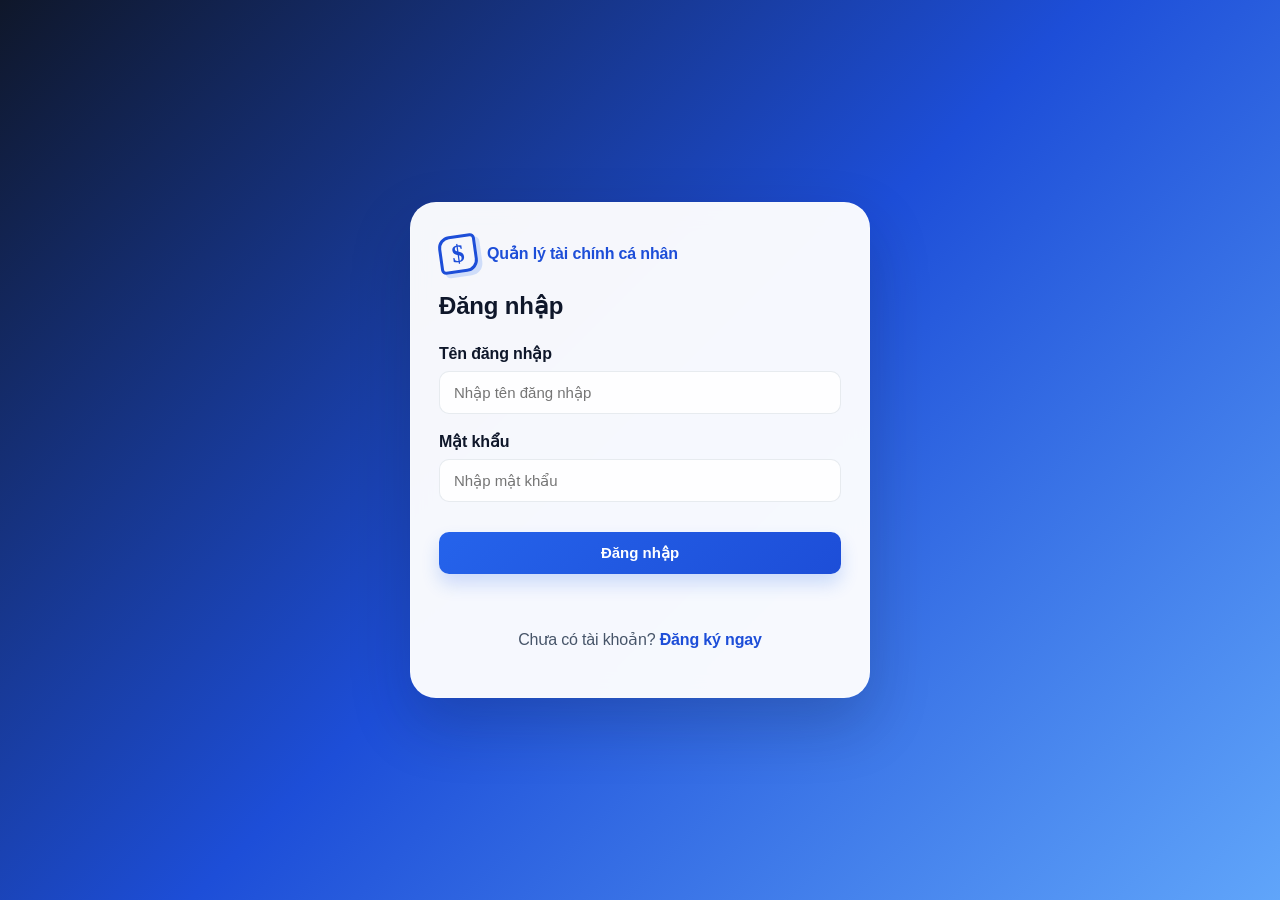
<file: templates/login.html>
<!DOCTYPE html>
<html lang="vi">
  <head>
    <meta charset="UTF-8" />
    <meta name="viewport" content="width=device-width, initial-scale=1.0" />
    <title>Đăng nhập | Quản lý tài chính cá nhân</title>
    <link rel="stylesheet" href="/static/styles.css" />
    <script defer src="/static/auth.js"></script>
  </head>
  <body class="auth-page" data-mode="login">
    <main class="auth-shell">
      <section class="auth-card">
        <p class="brand-line"><span class="logo-mark" aria-hidden="true">$</span><span>Quản lý tài chính cá nhân</span></p>
        <h1>Đăng nhập</h1>
        <form id="auth-form" class="auth-form">
          <label>
            Tên đăng nhập
            <input type="text" name="username" placeholder="Nhập tên đăng nhập" required />
          </label>
          <label>
            Mật khẩu
            <input type="password" name="password" placeholder="Nhập mật khẩu" required />
          </label>
          <button type="submit" class="primary auth-submit">Đăng nhập</button>
        </form>
        <p id="auth-status" class="status" aria-live="polite"></p>
        <p class="auth-link">
          Chưa có tài khoản?
          <a href="/register">Đăng ký ngay</a>
        </p>
      </section>
    </main>
  </body>
</html>
</file>
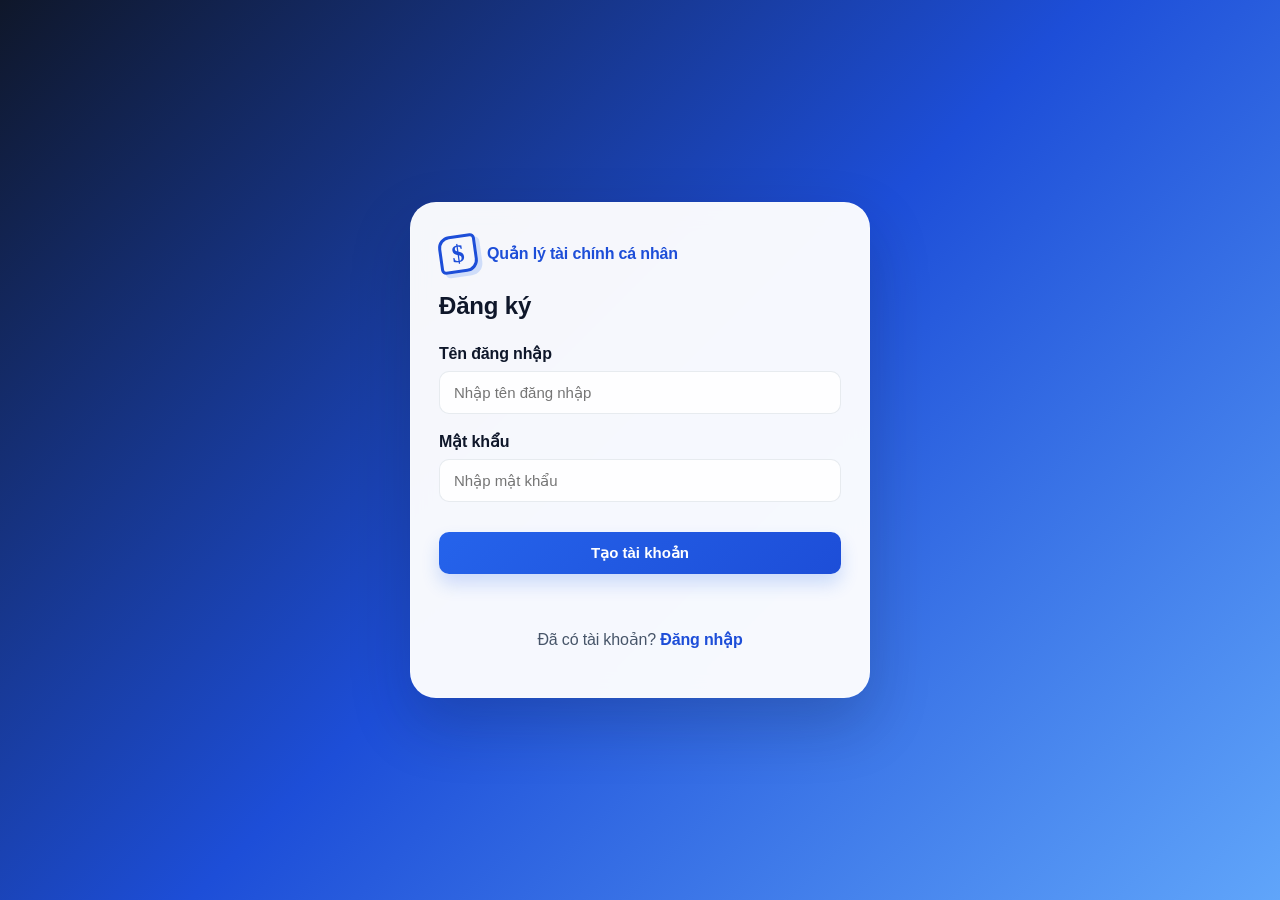
<file: templates/register.html>
<!DOCTYPE html>
<html lang="vi">
  <head>
    <meta charset="UTF-8" />
    <meta name="viewport" content="width=device-width, initial-scale=1.0" />
    <title>Đăng ký | Quản lý tài chính cá nhân</title>
    <link rel="stylesheet" href="/static/styles.css" />
    <script defer src="/static/auth.js"></script>
  </head>
  <body class="auth-page" data-mode="register">
    <main class="auth-shell">
      <section class="auth-card">
        <p class="brand-line"><span class="logo-mark" aria-hidden="true">$</span><span>Quản lý tài chính cá nhân</span></p>
        <h1>Đăng ký</h1>
        <form id="auth-form" class="auth-form">
          <label>
            Tên đăng nhập
            <input type="text" name="username" placeholder="Nhập tên đăng nhập" required />
          </label>
          <label>
            Mật khẩu
            <input type="password" name="password" placeholder="Nhập mật khẩu" required />
          </label>
          <button type="submit" class="primary auth-submit">Tạo tài khoản</button>
        </form>
        <p id="auth-status" class="status" aria-live="polite"></p>
        <p class="auth-link">
          Đã có tài khoản?
          <a href="/login">Đăng nhập</a>
        </p>
      </section>
    </main>
  </body>
</html>
</file>
<file: static/styles.css>
:root {
  --bg: #f3f7ff;
  --panel: rgba(255, 255, 255, 0.9);
  --panel-strong: #ffffff;
  --primary: #2563eb;
  --primary-dark: #1d4ed8;
  --primary-soft: #dbeafe;
  --success: #10b981;
  --warning: #f59e0b;
  --danger: #ef4444;
  --text: #0f172a;
  --muted: #475569;
  --border: rgba(148, 163, 184, 0.22);
  --shadow: 0 18px 48px rgba(15, 23, 42, 0.12);
  --shadow-soft: 0 8px 22px rgba(15, 23, 42, 0.06);
  --sidebar: #102a43;
  --sidebar-text: #dbeafe;
  --radius-lg: 22px;
  --radius-md: 14px;
  --radius-sm: 10px;
  --ease: cubic-bezier(0.4, 0, 0.2, 1);
}

body.theme-blue { --primary: #2563eb; --primary-dark: #1d4ed8; --primary-soft: #dbeafe; }
body.theme-violet { --primary: #7c3aed; --primary-dark: #6d28d9; --primary-soft: #ede9fe; --sidebar: #2e1065; }
body.theme-orange { --primary: #ea580c; --primary-dark: #c2410c; --primary-soft: #ffedd5; --sidebar: #431407; }
body.theme-green { --primary: #059669; --primary-dark: #047857; --primary-soft: #d1fae5; --sidebar: #064e3b; }
body.theme-high-contrast { --primary: #000000; --primary-dark: #000000; --text: #000000; --muted: #1f2937; --border: #000000; --panel: #ffffff; }

* {
  box-sizing: border-box;
}

html {
  scroll-behavior: smooth;
}

body {
  margin: 0;
  font-family: 'Inter', 'Segoe UI', Tahoma, Geneva, Verdana, sans-serif;
  -webkit-font-smoothing: antialiased;
  text-rendering: optimizeLegibility;
  background: radial-gradient(circle at top, #edf5ff 0%, #eef2ff 26%, #f8fafc 100%);
  color: var(--text);
  letter-spacing: -0.01em;
}

::selection {
  background: var(--primary-soft);
  color: var(--primary-dark);
}

a:focus-visible,
button:focus-visible,
input:focus-visible,
select:focus-visible,
textarea:focus-visible,
[tabindex]:focus-visible {
  outline: 2px solid var(--primary);
  outline-offset: 2px;
}

body.dark-mode {
  --bg: #0f172a;
  --panel: rgba(30, 41, 59, 0.92);
  --panel-strong: #1e293b;
  --text: #e2e8f0;
  --muted: #94a3b8;
  --border: rgba(148, 163, 184, 0.24);
  --sidebar: #0b1220;
  --sidebar-text: #dbeafe;
  background: radial-gradient(circle at top, #1e293b 0%, #0f172a 70%);
}

body.dark-mode .card,
body.dark-mode input,
body.dark-mode .table-btn,
body.dark-mode button.ghost {
  background: #1e293b;
  color: var(--text);
}

body.dark-mode .card.accent-blue { background: #172554; }
body.dark-mode .card.accent-green { background: #064e3b; }
body.dark-mode .card.accent-amber { background: #713f12; }
body.dark-mode .card.accent-rose { background: #881337; }

body.auth-page {
  min-height: 100vh;
  display: grid;
  place-items: center;
  background: linear-gradient(135deg, #0f172a 0%, #1d4ed8 50%, #60a5fa 100%);
}

.auth-shell {
  width: min(460px, 92vw);
}

.auth-card {
  background: rgba(255, 255, 255, 0.96);
  border: 1px solid rgba(255, 255, 255, 0.18);
  border-radius: 26px;
  padding: 32px 28px;
  box-shadow: 0 26px 60px rgba(15, 23, 42, 0.22);
  backdrop-filter: blur(12px);
}

.auth-form {
  display: flex;
  flex-direction: column;
  gap: 18px;
  margin-top: 24px;
}

.auth-submit {
  width: 100%;
  margin-top: 12px;
}

.auth-link {
  text-align: center;
  margin-top: 20px;
  color: var(--muted);
}

.auth-link a {
  color: var(--primary-dark);
  font-weight: 700;
  text-decoration: none;
}

.container {
  max-width: 1180px;
  margin: 32px auto 50px;
  padding: 0 20px 40px;
}

.sidebar {
  position: fixed;
  inset: 0 auto 0 0;
  z-index: 20;
  display: flex;
  width: 248px;
  flex-direction: column;
  padding: 26px 16px;
  background: linear-gradient(180deg, var(--sidebar), #0b1f33);
  color: var(--sidebar-text);
}

.sidebar-brand {
  display: flex;
  align-items: center;
  gap: 12px;
  padding: 0 12px 34px;
  font-size: 1.2rem;
  font-weight: 900;
}

.sidebar-brand .logo-mark {
  width: 34px;
  height: 34px;
  color: #fff;
  box-shadow: none;
}

.sidebar-nav {
  display: grid;
  gap: 8px;
}

.nav-link {
  display: flex;
  align-items: center;
  gap: 12px;
  padding: 13px 14px;
  border-radius: var(--radius-sm);
  color: var(--sidebar-text);
  text-decoration: none;
  transition: background .25s var(--ease), transform .25s var(--ease);
}

.nav-link:hover,
.nav-link.active {
  background: rgba(255, 255, 255, .14);
  transform: translateX(3px);
}

.nav-link svg,
.sidebar-footer svg {
  width: 18px;
  height: 18px;
}

.sidebar-footer {
  display: flex;
  gap: 8px;
  align-items: center;
  margin-top: auto;
  padding: 14px;
  color: #93c5fd;
  font-size: 13px;
}

.sidebar-user { display: flex; align-items: center; gap: 10px; margin-top: auto; padding: 14px 10px; border-top: 1px solid rgba(219, 234, 254, .14); color: var(--sidebar-text); }
.sidebar-user > div { display: grid; gap: 3px; flex: 1; min-width: 0; }
.sidebar-user strong { overflow: hidden; text-overflow: ellipsis; font-size: 13px; }
.sidebar-user span:not(.sidebar-user-avatar) { color: #93c5fd; font-size: 11px; }
.sidebar-user > svg { width: 15px; color: #93c5fd; }
.sidebar-user-avatar { display: grid; width: 34px; height: 34px; place-items: center; border-radius: 11px; background: #2563eb; color: #fff; font-size: 13px; font-weight: 900; }

.app-shell {
  max-width: 1280px;
  margin-left: 248px;
  padding-left: 36px;
  padding-right: 36px;
}

.mobile-topbar { display: none; }

.section-anchor { scroll-margin-top: 24px; }

.header {
  display: flex;
  justify-content: space-between;
  align-items: center;
  margin-bottom: 24px;
  padding: 18px 6px;
}

.header h1 {
  margin: 0;
  font-size: clamp(2rem, 3vw, 2.8rem);
}

.eyebrow {
  margin: 0 0 8px;
  color: var(--primary);
  font-size: 12px;
  letter-spacing: 0.12em;
  text-transform: uppercase;
  font-weight: 800;
}

.brand-line {
  display: flex;
  align-items: center;
  gap: 10px;
  margin: 0 0 12px;
  color: var(--primary-dark);
  font-weight: 800;
}

.logo-mark {
  display: inline-grid;
  place-items: center;
  width: 38px;
  height: 38px;
  border: 3px solid currentColor;
  border-radius: 12px 5px 12px 5px;
  font-family: Georgia, serif;
  font-size: 25px;
  transform: rotate(-8deg);
  box-shadow: 4px 4px 0 rgba(37, 99, 235, 0.18);
}

.welcome-user {
  margin-top: 10px;
  color: var(--muted);
  font-weight: 600;
}

.header-actions {
  display: flex;
  gap: 12px;
  align-items: center;
}

.account-menu-wrap { position: relative; }

.account-button {
  display: flex;
  align-items: center;
  gap: 8px;
  padding: 6px 10px 6px 6px;
  border: 1px solid var(--border);
  background: var(--panel);
  color: var(--text);
}

.account-button span:first-child {
  display: grid;
  width: 32px;
  height: 32px;
  place-items: center;
  border-radius: 50%;
  background: var(--primary);
  color: #fff;
}

.account-menu {
  position: absolute;
  top: calc(100% + 8px);
  right: 0;
  z-index: 30;
  min-width: 190px;
  padding: 8px;
  border: 1px solid var(--border);
  border-radius: 14px;
  background: var(--panel-strong);
  box-shadow: var(--shadow);
}

.account-menu button {
  display: flex;
  width: 100%;
  align-items: center;
  gap: 8px;
  background: transparent;
  color: var(--text);
  text-align: left;
}

.icon-button {
  display: inline-grid;
  width: 42px;
  height: 42px;
  padding: 0;
  place-items: center;
  border: 1px solid var(--border);
  border-radius: var(--radius-sm);
  background: var(--panel);
  color: var(--text);
  transition: transform .2s var(--ease), background .2s var(--ease), border-color .2s var(--ease);
}

.icon-button:hover {
  transform: translateY(-1px);
  border-color: var(--primary);
  color: var(--primary-dark);
}

button svg,
label svg,
h2 svg {
  width: 17px;
  height: 17px;
  vertical-align: middle;
}

.panel {
  background: var(--panel);
  border: 1px solid var(--border);
  border-radius: var(--radius-lg);
  box-shadow: var(--shadow-soft);
  padding: 26px;
  margin-bottom: 24px;
  backdrop-filter: blur(10px);
  transition: box-shadow .25s var(--ease);
}

.summary-grid {
  display: grid;
  grid-template-columns: repeat(auto-fit, minmax(220px, 1fr));
  gap: 18px;
}

.card {
  background: linear-gradient(135deg, #ffffff, #f8fbff);
  border: 1px solid var(--border);
  border-radius: var(--radius-md);
  padding: 22px 20px;
  display: flex;
  flex-direction: column;
  gap: 10px;
  min-height: 140px;
  box-shadow: var(--shadow-soft);
  animation: rise-in .55s var(--ease) both;
  transition: transform .25s var(--ease), box-shadow .25s var(--ease);
}

.card:hover, .insight-card:hover { transform: translateY(-3px); box-shadow: 0 16px 30px rgba(15, 23, 42, .12); }

@keyframes rise-in { from { opacity: 0; transform: translateY(12px); } to { opacity: 1; transform: translateY(0); } }

.card.accent-blue {
  background: linear-gradient(135deg, #eff6ff, #dbeafe);
}

.card.accent-green {
  background: linear-gradient(135deg, #ecfdf5, #d1fae5);
}

.card.accent-amber {
  background: linear-gradient(135deg, #fffbeb, #fef3c7);
}

.card.accent-rose {
  background: linear-gradient(135deg, #fff1f2, #ffe4e6);
}

.label {
  color: var(--muted);
  font-size: 14px;
  font-weight: 600;
}

.card strong {
  font-size: clamp(2rem, 3vw, 2.6rem);
  color: var(--text);
}

.chart-panel {
  padding-bottom: 10px;
}

.chart-card {
  position: relative;
  height: 320px;
  width: 100%;
}

.analytics-grid {
  display: grid;
  grid-template-columns: repeat(2, minmax(0, 1fr));
  gap: 24px;
}

.small-chart {
  position: relative;
  height: 240px;
}

.section-head {
  display: flex;
  justify-content: space-between;
  align-items: center;
  margin-bottom: 18px;
}

.section-head h2 { display: flex; align-items: center; gap: 8px; }

.insight-grid {
  display: grid;
  grid-template-columns: repeat(3, minmax(0, 1fr));
  gap: 16px;
  margin-bottom: 24px;
}

.insight-card {
  display: flex;
  align-items: center;
  gap: 14px;
  padding: 18px;
  border: 1px solid var(--border);
  border-radius: 18px;
  background: var(--panel);
  box-shadow: var(--shadow);
  animation: rise-in .65s ease both;
  transition: transform .2s ease, box-shadow .2s ease;
}

.insight-card span, .insight-card strong { display: block; }
.insight-card span { color: var(--muted); font-size: 13px; }
.insight-card strong { margin-top: 5px; }
.insight-icon { display: grid; width: 42px; height: 42px; place-items: center; border-radius: 13px; }
.insight-icon.blue { background: #dbeafe; color: #2563eb; }
.insight-icon.amber { background: #fef3c7; color: #d97706; }
.insight-icon.green { background: #d1fae5; color: #059669; }

.report-panel {
  scroll-margin-top: 20px;
}

.report-grid {
  display: grid;
  grid-template-columns: repeat(3, minmax(0, 1fr));
  gap: 14px;
}

.ai-panel {
  border-color: rgba(37, 99, 235, 0.3);
}
.muted-copy {
  color: var(--muted);
  margin: -8px 0 18px;
}
.review-badge,
.review-status {
  color: var(--primary-dark);
  font-size: 13px;
  font-weight: 800;
}
.ai-controls,
.review-actions {
  display: flex;
  align-items: center;
  gap: 10px;
  flex-wrap: wrap;
}
.review-list {
  display: grid;
  gap: 10px;
  margin-top: 16px;
}
.review-item {
  display: flex;
  justify-content: space-between;
  gap: 16px;
  padding: 14px;
  border: 1px solid var(--border);
  border-radius: 14px;
  background: rgba(255, 255, 255, 0.55);
}

.review-main {
  flex: 1;
}

.review-heading {
  display: flex;
  gap: 12px;
  align-items: flex-start;
}

.review-heading img {
  width: 72px;
  height: 72px;
  object-fit: cover;
  border-radius: 10px;
  border: 1px solid var(--border);
}

.review-fields {
  display: grid;
  grid-template-columns: repeat(4, minmax(0, 1fr));
  gap: 8px;
  margin-top: 12px;
}

.review-fields input {
  min-width: 0;
}
.review-item p,
.review-item small {
  margin: 5px 0 0;
  color: var(--muted);
}
.llm-box {
  margin-top: 22px;
  padding-top: 18px;
  border-top: 1px solid var(--border);
}
.llm-box textarea {
  width: 100%;
  resize: vertical;
  margin: 8px 0;
  padding: 12px;
  border: 1px solid var(--border);
  border-radius: 12px;
  font: inherit;
}
.llm-result {
  white-space: pre-wrap;
  color: var(--muted);
}
body.dark-mode .review-item { background: rgba(15, 23, 42, 0.36); }
.report-grid > div {
  padding: 16px;
  border-radius: 14px;
  background: rgba(255, 255, 255, 0.62);
  border: 1px solid var(--border);
}

.report-grid strong {
  display: block;
  margin-top: 8px;
  font-size: 1.2rem;
}

.budget-progress-card { margin-top: 20px; padding-top: 18px; border-top: 1px solid var(--border); }
.budget-progress-head { display: flex; justify-content: space-between; gap: 12px; color: var(--muted); font-size: 13px; }
.budget-progress-head strong { color: var(--text); }
.progress-track { height: 10px; margin-top: 10px; overflow: hidden; border-radius: 999px; background: var(--primary-soft); }
.progress-track span { display: block; width: 0; height: 100%; border-radius: inherit; background: var(--primary); transition: width .5s ease, background .2s ease; }
.progress-track span.over-budget { background: var(--danger); }

.form-panel h2 {
  margin-bottom: 18px;
}

.form-hint { color: var(--muted); font-size: 13px; }
.full-field { margin-top: 18px; }

.form-grid {
  display: grid;
  grid-template-columns: repeat(auto-fit, minmax(200px, 1fr));
  gap: 18px;
}

.filters {
  display: grid;
  grid-template-columns: 2fr 1fr repeat(2, 1fr) auto;
  gap: 10px;
  margin: 18px 0;
}

.file-btn {
  display: inline-flex;
  align-items: center;
  white-space: nowrap;
}

label {
  display: flex;
  flex-direction: column;
  gap: 8px;
  font-weight: 600;
  color: var(--text);
}

input {
  border: 1px solid var(--border);
  border-radius: var(--radius-sm);
  padding: 12px 14px;
  font-size: 15px;
  font-family: inherit;
  background: rgba(255, 255, 255, 0.9);
  transition: border-color .2s var(--ease), box-shadow .2s var(--ease);
}

input:focus {
  outline: none;
  box-shadow: 0 0 0 4px rgba(37, 99, 235, 0.12);
  border-color: var(--primary);
}

button {
  border: none;
  border-radius: var(--radius-sm);
  padding: 12px 18px;
  font-size: 15px;
  cursor: pointer;
  transition: transform .2s var(--ease), box-shadow .2s var(--ease), background .2s var(--ease);
  font-weight: 600;
  font-family: inherit;
}

button:active {
  transform: translateY(0) scale(.98);
}

button.primary {
  background: linear-gradient(135deg, var(--primary), var(--primary-dark));
  color: #fff;
  box-shadow: 0 10px 18px rgba(37, 99, 235, 0.2);
}

button.primary:hover {
  transform: translateY(-1px);
  box-shadow: 0 14px 28px rgba(37, 99, 235, 0.25);
}

button.secondary {
  background: #eef2ff;
  color: var(--primary-dark);
}

button.secondary:hover {
  background: #e0e7ff;
  transform: translateY(-1px);
}

.data-actions {
  display: flex;
  flex-wrap: wrap;
  gap: 10px;
}

.data-actions button,
.data-actions .file-btn {
  display: inline-flex;
  align-items: center;
  gap: 8px;
}

button.ghost {
  background: rgba(255, 255, 255, 0.7);
  border: 1px solid var(--border);
  color: var(--text);
}

.status {
  min-height: 22px;
  margin-top: 14px;
  color: var(--success);
  font-weight: 600;
}

.status.error {
  color: var(--danger);
}

.form-actions {
  display: flex;
  gap: 12px;
  align-items: center;
  margin-top: 18px;
}

.table-wrap {
  overflow-x: auto;
}

tbody tr { transition: background .2s ease, transform .2s ease; animation: rise-in .45s ease both; }
tbody tr:hover { background: rgba(37, 99, 235, .05); }
.is-loading { opacity: .45; pointer-events: none; }

table {
  width: 100%;
  border-collapse: collapse;
}

th, td {
  padding: 15px 12px;
  text-align: left;
  border-bottom: 1px solid var(--border);
}

th {
  color: var(--muted);
  font-size: 12px;
  text-transform: uppercase;
  letter-spacing: 0.08em;
  font-weight: 800;
}

.money {
  font-weight: 800;
  color: var(--primary-dark);
}

.actions-cell {
  display: flex;
  gap: 8px;
  align-items: center;
  justify-content: flex-start;
}

.table-btn {
  border: 1px solid var(--border);
  border-radius: 10px;
  padding: 8px 10px;
  font-size: 13px;
  cursor: pointer;
  background: #fff;
  color: var(--text);
}

.table-btn.edit-btn {
  background: #eff6ff;
  border-color: #bfdbfe;
  color: var(--primary-dark);
}

.table-btn.delete-btn {
  background: #fef2f2;
  border-color: #fecaca;
  color: #b91c1c;
}

.empty {
  text-align: center;
  color: var(--muted);
  padding: 20px;
}

.empty svg, .empty strong, .empty span { display: block; margin: 7px auto; }
.empty svg { width: 30px; height: 30px; color: var(--primary); }
.empty button { margin-top: 8px; }
.loading-state { min-width: 240px; }
.skeleton-line { width: 75%; height: 12px; border-radius: 8px; background: linear-gradient(90deg, var(--border), rgba(255,255,255,.8), var(--border)); background-size: 200% 100%; animation: shimmer 1.2s infinite; }
.skeleton-line.short { width: 45%; }
@keyframes shimmer { to { background-position: -200% 0; } }

.toast-region { position: fixed; right: 24px; bottom: 24px; z-index: 80; display: grid; gap: 10px; }
.toast { display: flex; align-items: center; gap: 10px; min-width: 260px; padding: 14px 16px; border-radius: 14px; background: #0f172a; color: #fff; box-shadow: var(--shadow); animation: toast-in .25s ease both; }
.toast.success { border-left: 4px solid var(--success); }
.toast.error { border-left: 4px solid var(--danger); }
@keyframes toast-in { from { opacity: 0; transform: translateY(10px); } to { opacity: 1; transform: translateY(0); } }

.modal-backdrop { position: fixed; inset: 0; z-index: 70; display: grid; place-items: center; padding: 20px; background: rgba(15, 23, 42, .52); backdrop-filter: blur(5px); }
.modal-backdrop[hidden] { display: none !important; }
.modal-card { width: min(440px, 100%); padding: 24px; border-radius: 20px; background: var(--panel-strong); color: var(--text); box-shadow: 0 24px 70px rgba(15, 23, 42, .3); animation: rise-in .25s ease both; }
.modal-actions { display: flex; justify-content: flex-end; gap: 10px; margin-top: 24px; }
.danger-button { background: var(--danger); color: #fff; }

.settings-panel {
  border: 1px solid rgba(37, 99, 235, 0.2);
  background: linear-gradient(135deg, rgba(255, 255, 255, 0.92), rgba(239, 246, 255, 0.94));
}

.settings-page-grid {
  display: grid;
  grid-template-columns: repeat(2, minmax(0, 1fr));
  gap: 20px;
}

.settings-section-wide { grid-column: 1 / -1; }
.settings-section-heading { display: flex; align-items: flex-start; gap: 12px; margin-bottom: 22px; }
.settings-section-heading h2 { margin: 0; }
.settings-section-heading .muted-copy { margin: 5px 0 0; }
.settings-icon { display: grid; width: 42px; height: 42px; flex: 0 0 auto; place-items: center; border-radius: 13px; background: var(--primary-soft); color: var(--primary-dark); }
.settings-icon.violet { background: #ede9fe; color: #7c3aed; }
.settings-icon.green { background: #d1fae5; color: #047857; }
.profile-card { display: flex; align-items: center; gap: 14px; padding: 16px; border: 1px solid var(--border); border-radius: 14px; background: rgba(148, 163, 184, .08); }
.profile-avatar { display: grid; width: 52px; height: 52px; place-items: center; border-radius: 50%; background: var(--primary); color: #fff; font-size: 1.3rem; font-weight: 800; }
.profile-card strong, .profile-card span { display: block; }
.profile-card span { margin-top: 4px; color: var(--muted); font-size: 13px; }
.settings-actions, .data-action-grid { display: flex; flex-wrap: wrap; gap: 10px; margin-top: 18px; }
.password-form { display: grid; gap: 12px; margin-top: 18px; padding-top: 18px; border-top: 1px solid var(--border); }
.theme-choice-grid { display: flex; gap: 12px; margin-bottom: 20px; }
.theme-choice { display: flex; align-items: center; gap: 8px; border: 1px solid var(--border); background: transparent; color: var(--text); }
.theme-choice.selected { border-color: var(--primary); box-shadow: 0 0 0 2px var(--primary-soft); }
.theme-swatch { width: 20px; height: 20px; border-radius: 50%; }
.theme-swatch.blue { background: #2563eb; }
.theme-swatch.green { background: #059669; }
.theme-swatch.orange { background: #ea580c; }
.theme-swatch.violet { background: #7c3aed; }
.theme-swatch.dark { background: #0f172a; }
.settings-select-label { max-width: 240px; margin-bottom: 18px; }
.settings-select-label select { margin-top: 8px; }
.category-budget-settings { display: grid; gap: 14px; margin-top: 22px; padding-top: 18px; border-top: 1px solid var(--border); }
.category-budget-settings .category-budget-form { grid-template-columns: repeat(2, minmax(0, 1fr)); }
.data-note { display: flex; align-items: center; gap: 8px; color: var(--muted); font-size: 13px; }
.data-note svg { width: 16px; }
.back-link { display: inline-flex; align-items: center; gap: 8px; text-decoration: none; }

.settings-grid {
  display: grid;
  grid-template-columns: repeat(auto-fit, minmax(240px, 1fr));
  gap: 18px;
}

.settings-card {
  display: flex;
  flex-direction: column;
  justify-content: space-between;
  gap: 18px;
  padding: 18px 18px 14px;
  border-radius: 18px;
  border: 1px solid var(--border);
  background: rgba(255, 255, 255, 0.55);
}

.settings-card strong {
  display: block;
  margin-bottom: 8px;
  font-size: 1.02rem;
}

.settings-card select,
.budget-input { min-width: 220px; }

.stacked-form,
.category-budget-form,
.inline-toggle {
  display: flex;
  gap: 8px;
  flex-wrap: wrap;
  align-items: center;
}

.stacked-form > * {
  flex: 1;
  min-width: 120px;
}

.category-budget-form {
  display: grid;
  grid-template-columns: repeat(2, minmax(0, 1fr));
}

.category-budget-form input,
.category-budget-form select,
.stacked-form select {
  width: 100%;
}

.mini-list {
  list-style: none;
  margin: 0;
  padding: 0;
  display: grid;
  gap: 8px;
}

.mini-list li {
  display: flex;
  align-items: center;
  justify-content: space-between;
  gap: 8px;
  padding: 8px 10px;
  border-radius: 10px;
  background: rgba(37, 99, 235, 0.04);
  border: 1px solid var(--border);
}

.mini-list li span,
.mini-list li small {
  color: var(--muted);
}

.inline-toggle {
  display: flex;
  align-items: center;
  gap: 10px;
}

.inline-toggle input[type="checkbox"] {
  width: 18px;
  height: 18px;
  accent-color: var(--primary);
}

.inline-toggle select {
  min-width: 140px;
}

.budget-input { display: flex; gap: 8px; }
.budget-input input { min-width: 0; width: 100%; }

.settings-trigger {
  border-color: rgba(37, 99, 235, 0.2);
  background: linear-gradient(135deg, var(--panel), rgba(219, 234, 254, 0.8));
}

/* Dashboard composition */
.app-shell { max-width: 1540px; padding-left: 32px; padding-right: 32px; }
.dashboard-layout { display: grid; grid-template-columns: minmax(0, 1fr) 276px; gap: 24px; align-items: start; }
.dashboard-main { min-width: 0; }
.dashboard-rail { position: sticky; top: 28px; display: grid; gap: 18px; min-height: 560px; padding: 20px; border: 1px solid rgba(148, 163, 184, .2); border-radius: 24px; background: rgba(255, 255, 255, .68); box-shadow: var(--shadow-soft); backdrop-filter: blur(14px); }
.rail-header, .rail-profile, .rail-section-title, .stat-card-top { display: flex; align-items: center; justify-content: space-between; gap: 10px; }
.rail-header { color: var(--muted); font-size: 12px; font-weight: 800; text-transform: uppercase; letter-spacing: .08em; }
.rail-header svg, .rail-section-title svg { width: 16px; height: 16px; color: var(--primary); }
.rail-profile { justify-content: flex-start; padding: 14px 0 20px; border-bottom: 1px solid var(--border); }
.rail-profile > div { display: grid; gap: 4px; flex: 1; min-width: 0; }
.rail-profile strong { overflow: hidden; text-overflow: ellipsis; }
.rail-profile span:not(.rail-avatar) { color: var(--muted); font-size: 12px; }
.rail-profile > svg { color: var(--muted); }
.rail-avatar { display: grid; width: 38px; height: 38px; place-items: center; border-radius: 13px; background: #dbeafe; color: #1d4ed8; font-weight: 900; }
.rail-section { display: grid; gap: 10px; padding: 16px; border-radius: 16px; background: rgba(248, 250, 252, .82); }
.rail-section-title { color: var(--muted); font-size: 12px; font-weight: 800; }
.rail-section > strong { font-size: 1.15rem; }
.rail-section p { margin: 0; color: var(--muted); font-size: 13px; line-height: 1.55; }
.quick-action { display: flex; align-items: center; gap: 9px; padding: 10px 12px; border-radius: 11px; color: var(--text); background: var(--panel-strong); text-decoration: none; font-size: 13px; font-weight: 700; }
.quick-action:hover { color: var(--primary-dark); background: var(--primary-soft); }
.quick-action svg { width: 16px; height: 16px; color: var(--primary); }
.account-menu a { display: flex; align-items: center; gap: 8px; padding: 10px; color: var(--text); text-decoration: none; font-size: 14px; }
.account-menu a:hover { background: var(--primary-soft); border-radius: 8px; }
.account-menu a svg { width: 16px; }
.stat-card { min-height: 164px; padding: 18px; gap: 12px; border: 0; overflow: hidden; }
.stat-card strong { font-size: clamp(1.55rem, 2.4vw, 2.2rem); letter-spacing: -.04em; }
.stat-card-top .label { font-size: 13px; }
.stat-icon { display: grid; width: 38px; height: 38px; place-items: center; border-radius: 12px; }
.stat-icon svg { width: 19px; height: 19px; }
.stat-trend { display: flex; align-items: center; gap: 5px; margin-top: auto; font-size: 11px; font-weight: 800; }
.stat-trend svg { width: 14px; height: 14px; }
.stat-trend.negative { color: #dc2626; }
.stat-trend.positive { color: #059669; }
.stat-trend.neutral { color: #b45309; }
.stat-spend { background: linear-gradient(145deg, #fff1f2, #ffe4e6); }
.stat-income { background: linear-gradient(145deg, #ecfdf5, #d1fae5); }
.stat-count { background: linear-gradient(145deg, #fffbeb, #fef3c7); }
.stat-balance { background: linear-gradient(145deg, #eff6ff, #dbeafe); }
.stat-spend .stat-icon { background: #fecdd3; color: #be123c; }
.stat-income .stat-icon { background: #a7f3d0; color: #047857; }
.stat-count .stat-icon { background: #fde68a; color: #b45309; }
.stat-balance .stat-icon { background: #bfdbfe; color: #1d4ed8; }
.chart-grid { display: grid; grid-template-columns: minmax(0, 1.35fr) minmax(300px, .85fr); gap: 18px; margin-bottom: 24px; }
.chart-grid .panel { margin-bottom: 0; }
.chart-panel { padding: 22px; }
.chart-panel h2 { margin: 4px 0 0; font-size: 1.05rem; }
.chart-heading-icon { width: 20px; color: var(--primary); }
.chart-panel-line .chart-card, .chart-panel-donut .chart-card { height: 294px; }
.report-grid small { display: block; margin-top: 6px; color: var(--muted); }

@media (max-width: 1100px) {
  .dashboard-layout { grid-template-columns: minmax(0, 1fr); }
  .dashboard-rail { position: static; min-height: 0; grid-template-columns: repeat(3, minmax(0, 1fr)); align-items: start; }
  .rail-header, .rail-profile { grid-column: 1 / -1; }
}

@media (max-width: 760px) {
  .app-shell { padding-left: 16px; padding-right: 16px; }
  .chart-grid { grid-template-columns: 1fr; }
  .dashboard-rail { grid-template-columns: 1fr; }
  .rail-header, .rail-profile { grid-column: auto; }
  .stat-card { min-height: 145px; }
}

@media (max-width: 640px) {
  .sidebar { width: 260px; transform: translateX(-100%); transition: transform .25s ease; }
  .sidebar.is-open { transform: translateX(0); }
  .app-shell { margin-left: 0; padding: 0 16px 30px; }
  .mobile-topbar { display: flex; align-items: center; gap: 10px; margin: 12px 0; font-weight: 900; }
  .header {
    flex-direction: column;
    align-items: flex-start;
    gap: 12px;
  }

  .header-actions {
    width: 100%;
    justify-content: space-between;
  }

  .container {
    margin-top: 20px;
  }

  .analytics-grid,
  .filters,
  .report-grid,
  .review-fields {
    grid-template-columns: 1fr;
  }

  .insight-grid { grid-template-columns: 1fr; }
  .settings-grid {
    grid-template-columns: 1fr;
  }

  .settings-page-grid { grid-template-columns: 1fr; }
  .settings-section-wide { grid-column: auto; }
  .settings-header .back-link { width: 100%; justify-content: center; }
  .theme-choice-grid { flex-direction: column; }
  .data-action-grid > * { width: 100%; justify-content: center; }

  .settings-card select,
  .budget-input { width: 100%; }

  .review-item {
    flex-direction: column;
  }

  .header-actions {
    flex-wrap: wrap;
  }
}

::-webkit-scrollbar {
  width: 10px;
  height: 10px;
}

::-webkit-scrollbar-track {
  background: transparent;
}

::-webkit-scrollbar-thumb {
  background: rgba(148, 163, 184, 0.45);
  border-radius: 999px;
  border: 2px solid transparent;
  background-clip: padding-box;
}

::-webkit-scrollbar-thumb:hover {
  background: rgba(100, 116, 139, 0.6);
}
</file>
